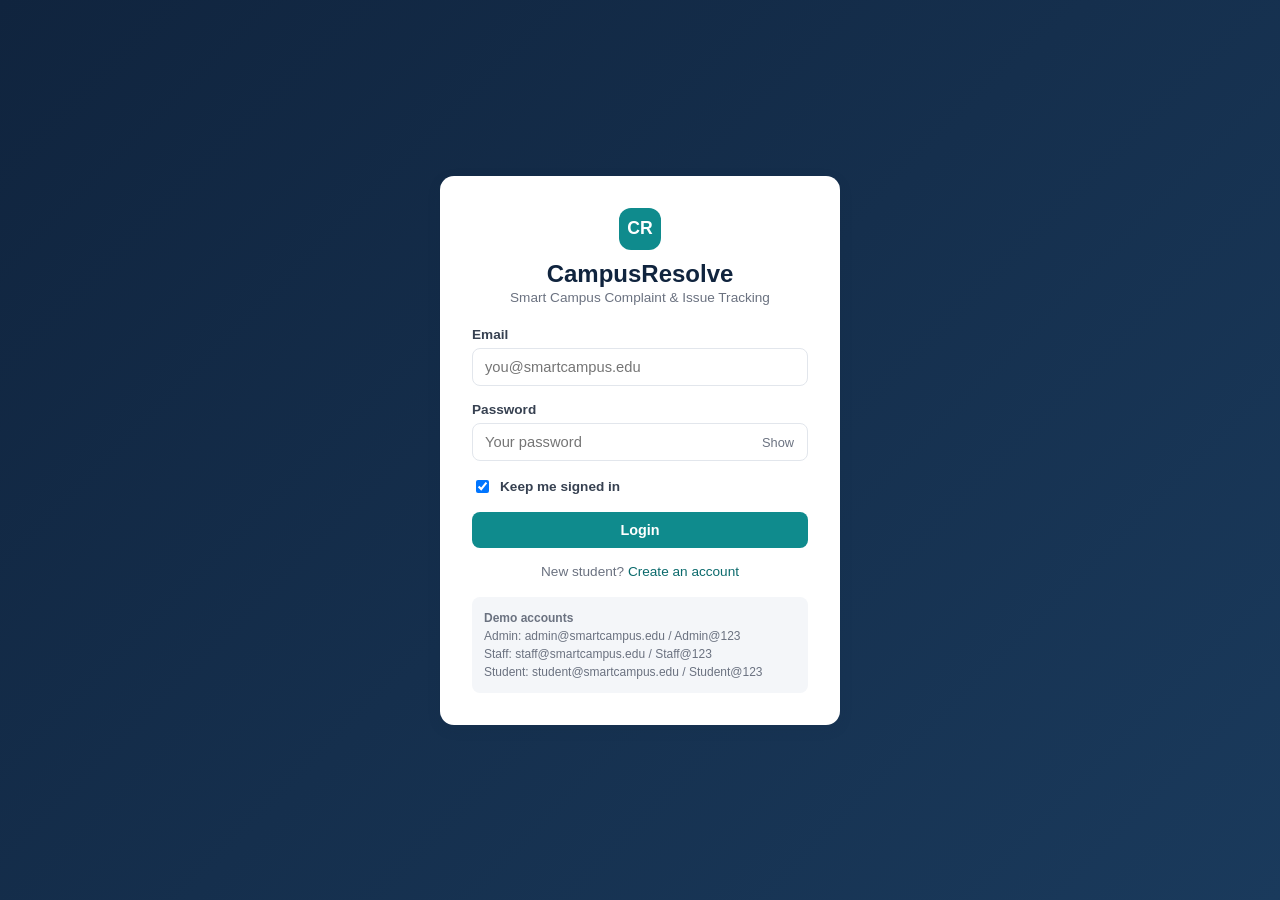
<file: frontend/index.html>
<!DOCTYPE html>
<html lang="en">
<head>
<meta charset="UTF-8" />
<title>CampusResolve</title>
<script src="js/config.js"></script>
<script src="js/api.js"></script>
<script>
  if (Session.isLoggedIn()) {
    window.location.href = "dashboard.html";
  } else {
    window.location.href = "login.html";
  }
</script>
</head>
<body></body>
</html>
</file>
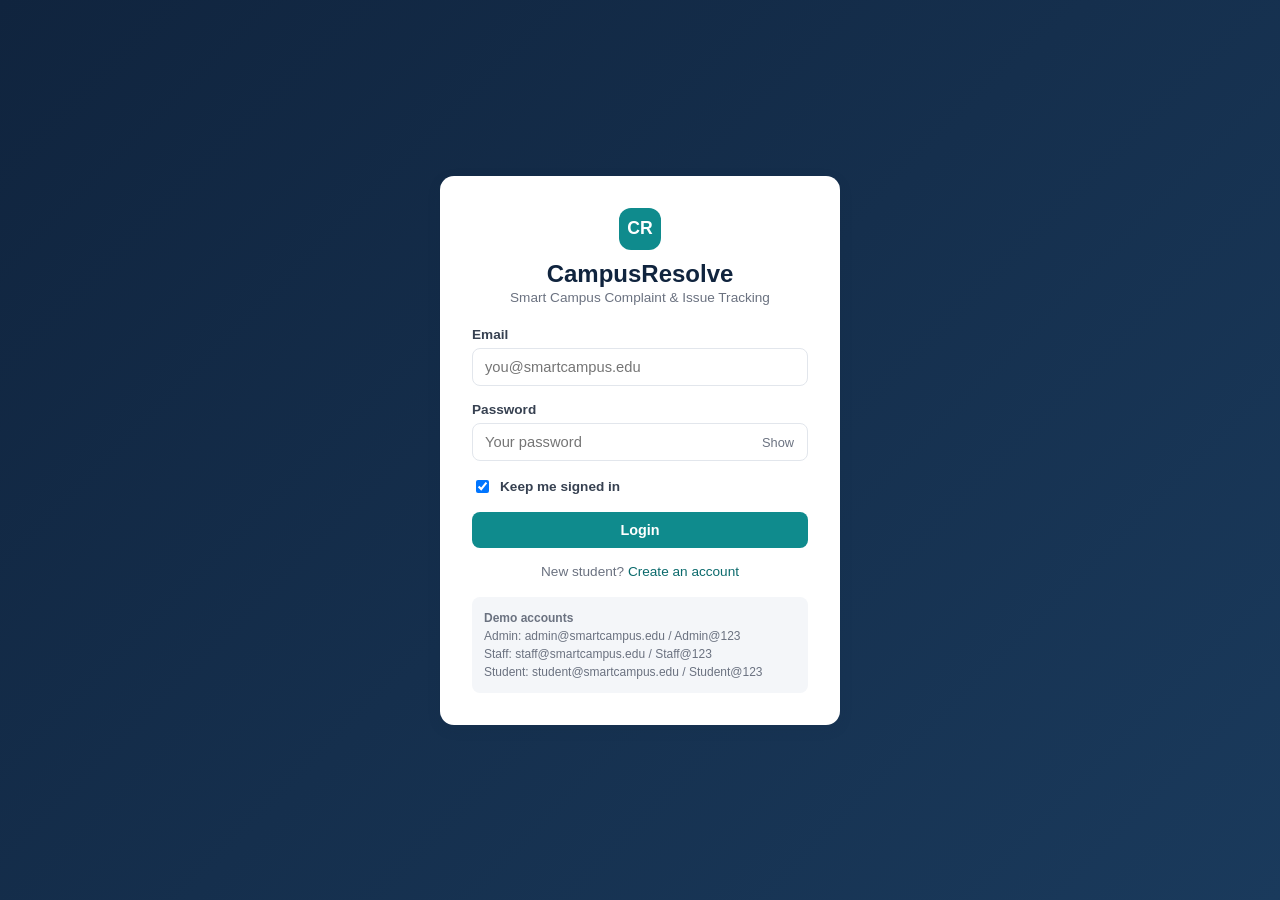
<file: frontend/complaint-details.html>
<!DOCTYPE html>
<html lang="en">
<head>
<meta charset="UTF-8" />
<meta name="viewport" content="width=device-width, initial-scale=1.0" />
<title>Complaint Details · CampusResolve</title>
<link rel="stylesheet" href="css/style.css" />
</head>
<body>
<script src="js/config.js"></script>
<script src="js/api.js"></script>
<script src="js/layout.js"></script>
<script>
  Session.requireAuth();
  const content = renderShell({ title: "Complaint Details", activeHref: Session.role() === "STUDENT" ? "complaints.html" : Session.role() === "STAFF" ? "staff.html" : "admin.html" });

  const params = new URLSearchParams(window.location.search);
  const complaintId = params.get("id");
  if (!complaintId) {
    content.innerHTML = '<div class="error-state">No complaint specified.</div>';
  }

  let staffList = [];

  async function load() {
    content.innerHTML = '<div class="loading-state"><div class="spinner"></div>Loading…</div>';
    try {
      const c = await Api.getComplaint(complaintId);
      render(c);
    } catch (err) {
      content.innerHTML = `<div class="error-state">${escapeHtml(err.message)}</div>`;
    }
  }

  function actionButtons(c) {
    const role = Session.role();
    let html = "";

    if (role === "ADMIN") {
      html += `
        <div class="form-group">
          <label>Assign / Reassign Staff</label>
          <select id="assign-staff">
            <option value="">Select staff…</option>
            ${staffList.map((s) => `<option value="${s.id}" ${s.id === c.assigned_staff_id ? "selected" : ""}>${escapeHtml(s.full_name)}</option>`).join("")}
          </select>
          <button class="btn btn-primary btn-sm" style="margin-top:8px;" id="assign-btn">${c.assigned_staff_id ? "Reassign" : "Assign"}</button>
        </div>`;
    }

    if (role === "STAFF" || role === "ADMIN") {
      if (!["CLOSED"].includes(c.status)) {
        html += `
          <div class="form-group">
            <label>Update Status</label>
            <select id="status-select">
              ${["ASSIGNED", "IN_PROGRESS", "RESOLVED"].map((s) => `<option value="${s}" ${c.status === s ? "selected" : ""}>${statusLabel(s)}</option>`).join("")}
            </select>
          </div>
          <div class="form-group">
            <label>Resolution Note (required when marking Resolved)</label>
            <textarea id="resolution-note" placeholder="Describe how the issue was resolved…">${c.resolution_note || ""}</textarea>
          </div>
          <button class="btn btn-primary btn-sm" id="status-btn">Update Status</button>`;
      }
    }

    if (role === "STUDENT") {
      if (c.status === "RESOLVED") {
        html += `<button class="btn btn-primary btn-sm" id="confirm-btn">✓ Confirm Resolution</button>
                 <button class="btn btn-outline btn-sm" id="reopen-btn" style="margin-left:8px;">Reopen — Issue Persists</button>`;
      } else if (c.status === "CLOSED" && !c.student_confirmed) {
        // closed without confirmation flow edge-case guard (not expected, but safe)
      }
    }
    return html;
  }

  function render(c) {
    content.innerHTML = `
      <div style="display:flex; justify-content:space-between; align-items:flex-start; flex-wrap:wrap; gap:10px;">
        <div>
          <h2 style="margin:0 0 4px;">${escapeHtml(c.title)}</h2>
          <div style="color:var(--text-muted); font-size:0.85rem;">${c.reference_code} · Submitted ${formatDate(c.created_at)}</div>
        </div>
        <div>
          <span class="badge badge-${c.priority}">${c.priority}</span>
          <span class="badge badge-${c.status}">${statusLabel(c.status)}</span>
          ${c.is_overdue ? '<span class="badge badge-overdue">Overdue</span>' : ""}
        </div>
      </div>

      <div class="two-col" style="margin-top:18px;">
        <div>
          <div class="card">
            <div class="section-title" style="margin-top:0;">Description</div>
            <p>${escapeHtml(c.description)}</p>
            <div class="grid grid-2">
              <div><div class="stat-label">Category</div><div>${escapeHtml(c.category_name || "-")}</div></div>
              <div><div class="stat-label">Location</div><div>${escapeHtml(c.location)}</div></div>
              <div><div class="stat-label">Department</div><div>${escapeHtml(c.department_name || "Not yet routed")}</div></div>
              <div><div class="stat-label">Assigned Staff</div><div>${escapeHtml(c.assigned_staff_name || "Unassigned")}</div></div>
              <div><div class="stat-label">Due By (SLA)</div><div>${formatDate(c.due_at)}</div></div>
              <div><div class="stat-label">Submitted By</div><div>${escapeHtml(c.student_name || "-")}</div></div>
            </div>
          </div>

          <div class="card" style="margin-top:16px;">
            <div class="section-title" style="margin-top:0;">Attachments</div>
            <div id="attachments-list">
              ${
                c.attachments.length
                  ? c.attachments
                      .map(
                        (a) => `<div style="padding:6px 0; border-bottom:1px solid var(--border); font-size:0.85rem;">📎 ${escapeHtml(a.file_name)} <span style="color:var(--text-muted);">(${(a.size_bytes / 1024).toFixed(0)} KB, ${a.kind})</span></div>`
                      )
                      .join("")
                  : '<div class="empty-state">No attachments yet.</div>'
              }
            </div>
            <div style="margin-top:10px;">
              <input type="file" id="attach-file" accept=".jpg,.jpeg,.png,.pdf" />
              <button class="btn btn-secondary btn-sm" id="attach-btn" style="margin-top:6px;">Upload Evidence</button>
            </div>
          </div>

          <div class="card" style="margin-top:16px;">
            <div class="section-title" style="margin-top:0;">Comments</div>
            <div id="comments-list">
              ${
                c.comments.length
                  ? c.comments
                      .map(
                        (cm) => `<div class="comment"><div class="c-head">${escapeHtml(cm.author_name || "User")}</div><div class="c-meta">${formatDate(cm.created_at)}</div><div class="c-body">${escapeHtml(cm.message)}</div></div>`
                      )
                      .join("")
                  : '<div class="empty-state">No comments yet.</div>'
              }
            </div>
            <div class="form-group" style="margin-top:12px;">
              <textarea id="comment-input" placeholder="Add a comment…"></textarea>
              <button class="btn btn-secondary btn-sm" id="comment-btn" style="margin-top:6px;">Post Comment</button>
            </div>
          </div>
        </div>

        <div>
          <div class="card">
            <div class="section-title" style="margin-top:0;">Actions</div>
            ${actionButtons(c) || '<div class="empty-state">No actions available.</div>'}
          </div>
          <div class="card" style="margin-top:16px;">
            <div class="section-title" style="margin-top:0;">Status Timeline</div>
            <ul class="timeline">
              ${c.history
                .map(
                  (h) => `<li><div class="t-status">${statusLabel(h.to_status)}</div><div class="t-meta">${formatDate(h.created_at)}${h.changed_by_name ? " · " + escapeHtml(h.changed_by_name) : ""}</div>${h.note ? `<div class="t-note">${escapeHtml(h.note)}</div>` : ""}</li>`
                )
                .join("")}
            </ul>
          </div>
        </div>
      </div>
    `;
    wireActions(c);
  }

  function wireActions(c) {
    const assignBtn = document.getElementById("assign-btn");
    if (assignBtn) {
      assignBtn.addEventListener("click", async () => {
        const staffId = document.getElementById("assign-staff").value;
        if (!staffId) return toast("Select a staff member first", "error");
        try {
          await Api.assignComplaint(c.id, parseInt(staffId, 10));
          toast("Complaint assigned", "success");
          load();
        } catch (err) { toast(err.message, "error"); }
      });
    }

    const statusBtn = document.getElementById("status-btn");
    if (statusBtn) {
      statusBtn.addEventListener("click", async () => {
        const status = document.getElementById("status-select").value;
        const resolution_note = document.getElementById("resolution-note").value.trim();
        if (status === "RESOLVED" && !resolution_note) {
          return toast("Please add a resolution note before marking resolved", "error");
        }
        try {
          await Api.updateStatus(c.id, { status, resolution_note, note: `Status changed to ${statusLabel(status)}` });
          toast("Status updated", "success");
          load();
        } catch (err) { toast(err.message, "error"); }
      });
    }

    const confirmBtn = document.getElementById("confirm-btn");
    if (confirmBtn) {
      confirmBtn.addEventListener("click", async () => {
        try {
          await Api.confirmResolution(c.id);
          toast("Resolution confirmed — complaint closed", "success");
          load();
        } catch (err) { toast(err.message, "error"); }
      });
    }

    const reopenBtn = document.getElementById("reopen-btn");
    if (reopenBtn) {
      reopenBtn.addEventListener("click", async () => {
        const note = prompt("Briefly describe why the issue still persists:") || "Issue still persists";
        try {
          await Api.reopenComplaint(c.id, note);
          toast("Complaint reopened", "success");
          load();
        } catch (err) { toast(err.message, "error"); }
      });
    }

    document.getElementById("comment-btn").addEventListener("click", async () => {
      const input = document.getElementById("comment-input");
      const message = input.value.trim();
      if (!message) return;
      try {
        await Api.addComment(c.id, message);
        input.value = "";
        load();
      } catch (err) { toast(err.message, "error"); }
    });

    document.getElementById("attach-btn").addEventListener("click", async () => {
      const file = document.getElementById("attach-file").files[0];
      if (!file) return toast("Choose a file first", "error");
      const kind = Session.role() === "STUDENT" ? "evidence" : "resolution";
      try {
        await Api.uploadAttachment(c.id, file, kind);
        toast("File uploaded", "success");
        load();
      } catch (err) { toast(err.message, "error"); }
    });
  }

  (async () => {
    if (Session.role() === "ADMIN") {
      try { staffList = await Api.listStaff(); } catch (e) { /* non-fatal */ }
    }
    load();
  })();
</script>
</body>
</html>
</file>
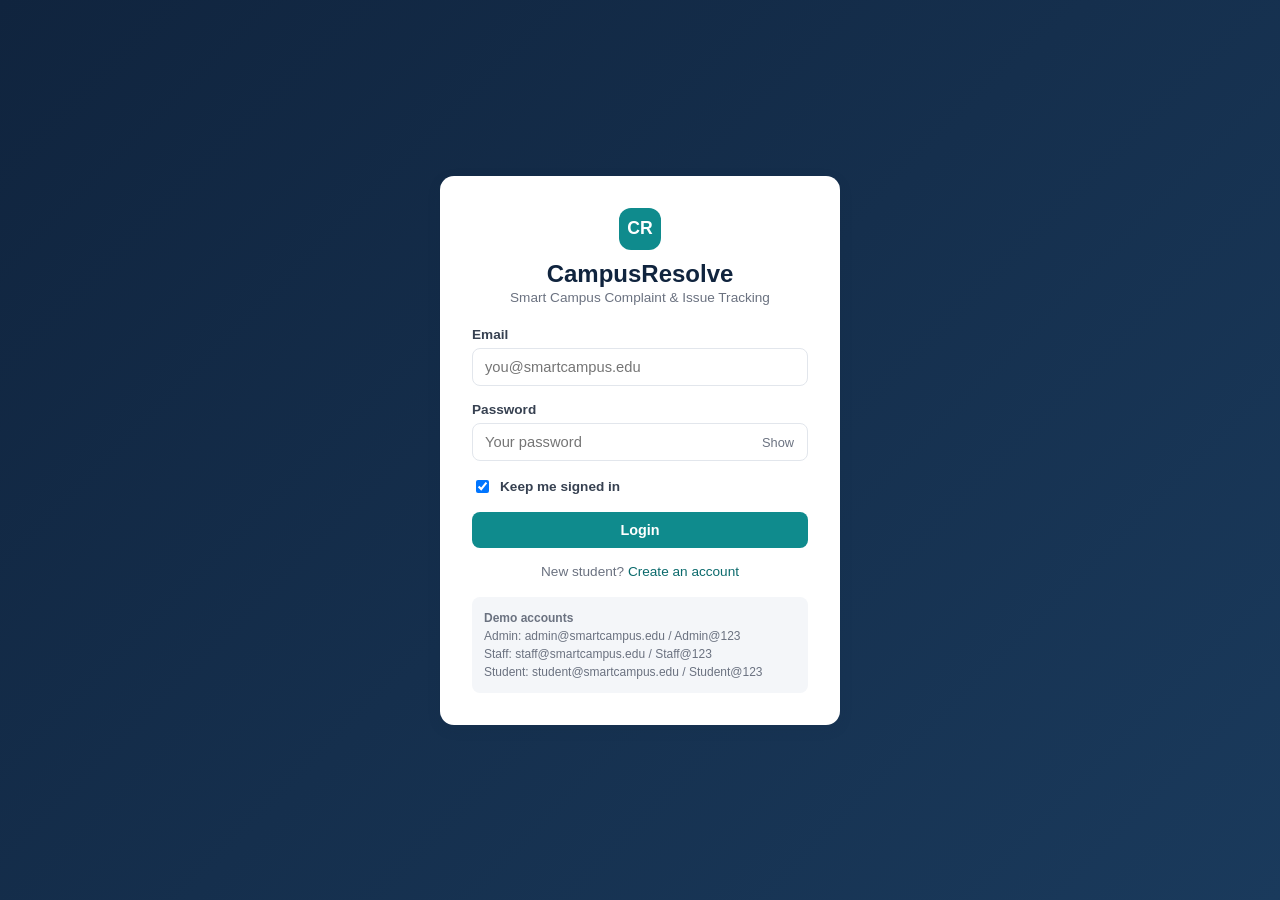
<file: frontend/login.html>
<!DOCTYPE html>
<html lang="en">
<head>
<meta charset="UTF-8" />
<meta name="viewport" content="width=device-width, initial-scale=1.0" />
<title>Login · CampusResolve</title>
<link rel="stylesheet" href="css/style.css" />
</head>
<body>
<div class="auth-page">
  <div class="auth-card">
    <div class="auth-brand">
      <div class="logo-dot">CR</div>
      <h2>CampusResolve</h2>
      <p>Smart Campus Complaint &amp; Issue Tracking</p>
    </div>

    <div id="error-box" class="auth-error" style="display:none;"></div>

    <form id="login-form">
      <div class="form-group">
        <label for="email">Email</label>
        <input type="email" id="email" required placeholder="you@smartcampus.edu" />
      </div>
      <div class="form-group">
        <label for="password">Password</label>
        <div class="password-wrap">
          <input type="password" id="password" required placeholder="Your password" />
          <button type="button" id="toggle-pw">Show</button>
        </div>
      </div>
      <div class="form-group" style="display:flex; align-items:center; gap:8px;">
        <input type="checkbox" id="remember" style="width:auto;" checked />
        <label for="remember" style="margin:0;">Keep me signed in</label>
      </div>
      <button type="submit" class="btn btn-primary btn-block" id="submit-btn">Login</button>
    </form>

    <div class="auth-footer">
      New student? <a href="register.html">Create an account</a>
    </div>

    <div class="demo-creds">
      <strong>Demo accounts</strong><br/>
      Admin: admin@smartcampus.edu / Admin@123<br/>
      Staff: staff@smartcampus.edu / Staff@123<br/>
      Student: student@smartcampus.edu / Student@123
    </div>
  </div>
</div>

<script src="js/config.js"></script>
<script src="js/api.js"></script>
<script>
  document.getElementById("toggle-pw").addEventListener("click", () => {
    const pw = document.getElementById("password");
    const btn = document.getElementById("toggle-pw");
    if (pw.type === "password") { pw.type = "text"; btn.textContent = "Hide"; }
    else { pw.type = "password"; btn.textContent = "Show"; }
  });

  if (Session.isLoggedIn()) window.location.href = "dashboard.html";

  document.getElementById("login-form").addEventListener("submit", async (e) => {
    e.preventDefault();
    const errorBox = document.getElementById("error-box");
    const submitBtn = document.getElementById("submit-btn");
    errorBox.style.display = "none";
    submitBtn.disabled = true;
    submitBtn.textContent = "Logging in…";
    try {
      const email = document.getElementById("email").value.trim();
      const password = document.getElementById("password").value;
      const data = await Api.login({ email, password });
      Session.save(data.access_token, data.role, data.full_name);
      window.location.href = "dashboard.html";
    } catch (err) {
      errorBox.textContent = err.message || "Login failed. Please check your credentials.";
      errorBox.style.display = "block";
    } finally {
      submitBtn.disabled = false;
      submitBtn.textContent = "Login";
    }
  });
</script>
</body>
</html>
</file>
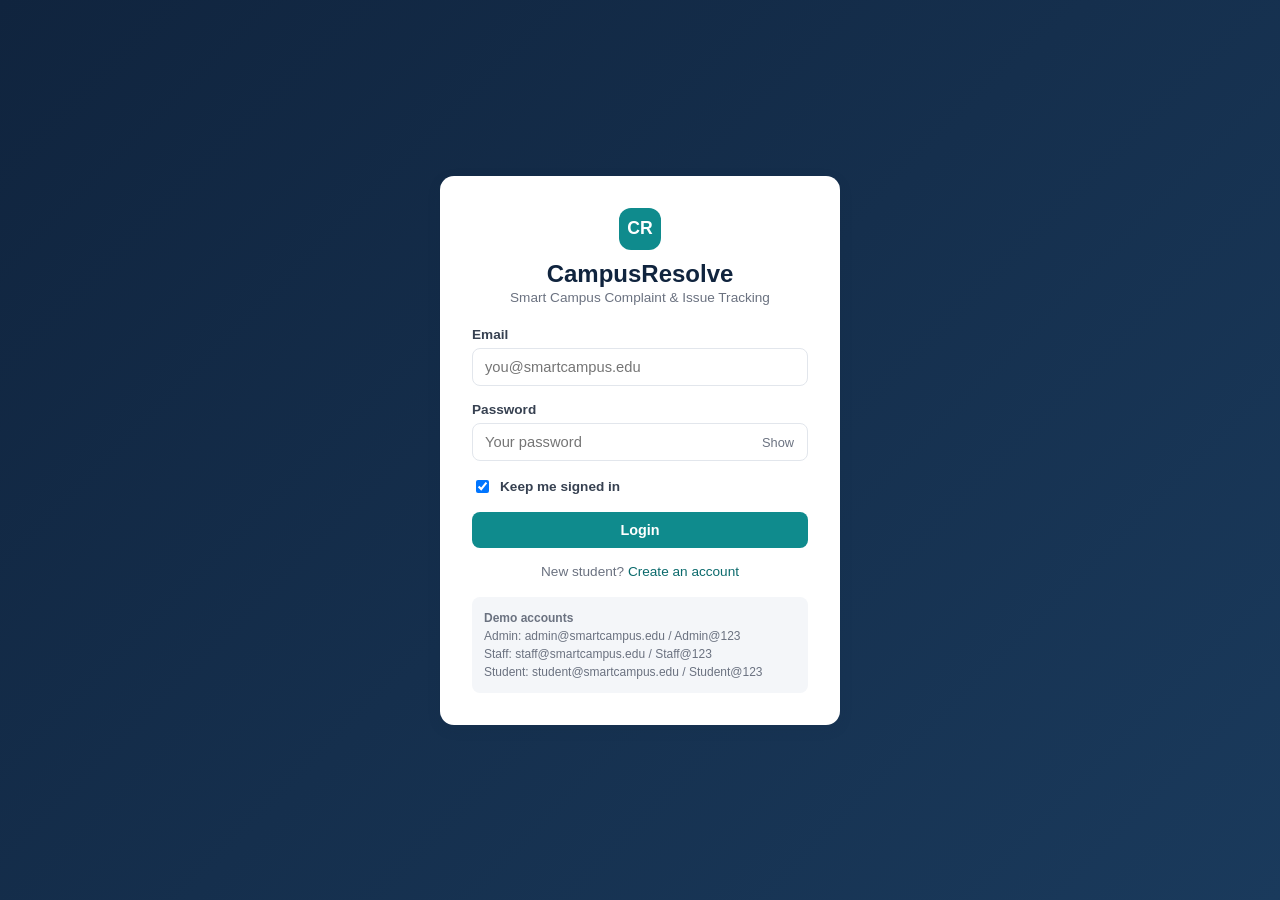
<file: frontend/profile.html>
<!DOCTYPE html>
<html lang="en">
<head>
<meta charset="UTF-8" />
<meta name="viewport" content="width=device-width, initial-scale=1.0" />
<title>Profile · CampusResolve</title>
<link rel="stylesheet" href="css/style.css" />
</head>
<body>
<script src="js/config.js"></script>
<script src="js/api.js"></script>
<script src="js/layout.js"></script>
<script>
  Session.requireAuth();
  const content = renderShell({ title: "My Profile", activeHref: "profile.html" });

  content.innerHTML = `
    <div class="grid grid-2">
      <div class="card">
        <div class="section-title" style="margin-top:0;">Profile Details</div>
        <div id="profile-error" class="auth-error" style="display:none;"></div>
        <div class="form-group"><label>Full Name</label><input id="p-name" /></div>
        <div class="form-group"><label>Email (not editable)</label><input id="p-email" disabled /></div>
        <div class="form-group"><label>Phone</label><input id="p-phone" /></div>
        <button class="btn btn-primary" id="save-profile-btn">Save Changes</button>
      </div>
      <div class="card">
        <div class="section-title" style="margin-top:0;">Change Password</div>
        <div id="password-error" class="auth-error" style="display:none;"></div>
        <div class="form-group"><label>Current Password</label><input id="p-current" type="password" /></div>
        <div class="form-group"><label>New Password</label><input id="p-new" type="password" minlength="6" /></div>
        <button class="btn btn-secondary" id="change-password-btn">Change Password</button>
      </div>
    </div>
  `;

  async function load() {
    try {
      const me = await Api.getProfile();
      document.getElementById("p-name").value = me.full_name;
      document.getElementById("p-email").value = me.email;
      document.getElementById("p-phone").value = me.phone || "";
    } catch (err) {
      document.getElementById("profile-error").textContent = err.message;
      document.getElementById("profile-error").style.display = "block";
    }
  }
  load();

  document.getElementById("save-profile-btn").addEventListener("click", async () => {
    const errBox = document.getElementById("profile-error");
    errBox.style.display = "none";
    try {
      await Api.updateProfile({
        full_name: document.getElementById("p-name").value.trim(),
        phone: document.getElementById("p-phone").value.trim(),
      });
      Session.save(Session.token(), Session.role(), document.getElementById("p-name").value.trim());
      toast("Profile updated", "success");
    } catch (err) {
      errBox.textContent = err.message;
      errBox.style.display = "block";
    }
  });

  document.getElementById("change-password-btn").addEventListener("click", async () => {
    const errBox = document.getElementById("password-error");
    errBox.style.display = "none";
    try {
      await Api.changePassword({
        current_password: document.getElementById("p-current").value,
        new_password: document.getElementById("p-new").value,
      });
      toast("Password changed successfully", "success");
      document.getElementById("p-current").value = "";
      document.getElementById("p-new").value = "";
    } catch (err) {
      errBox.textContent = err.message;
      errBox.style.display = "block";
    }
  });
</script>
</body>
</html>
</file>
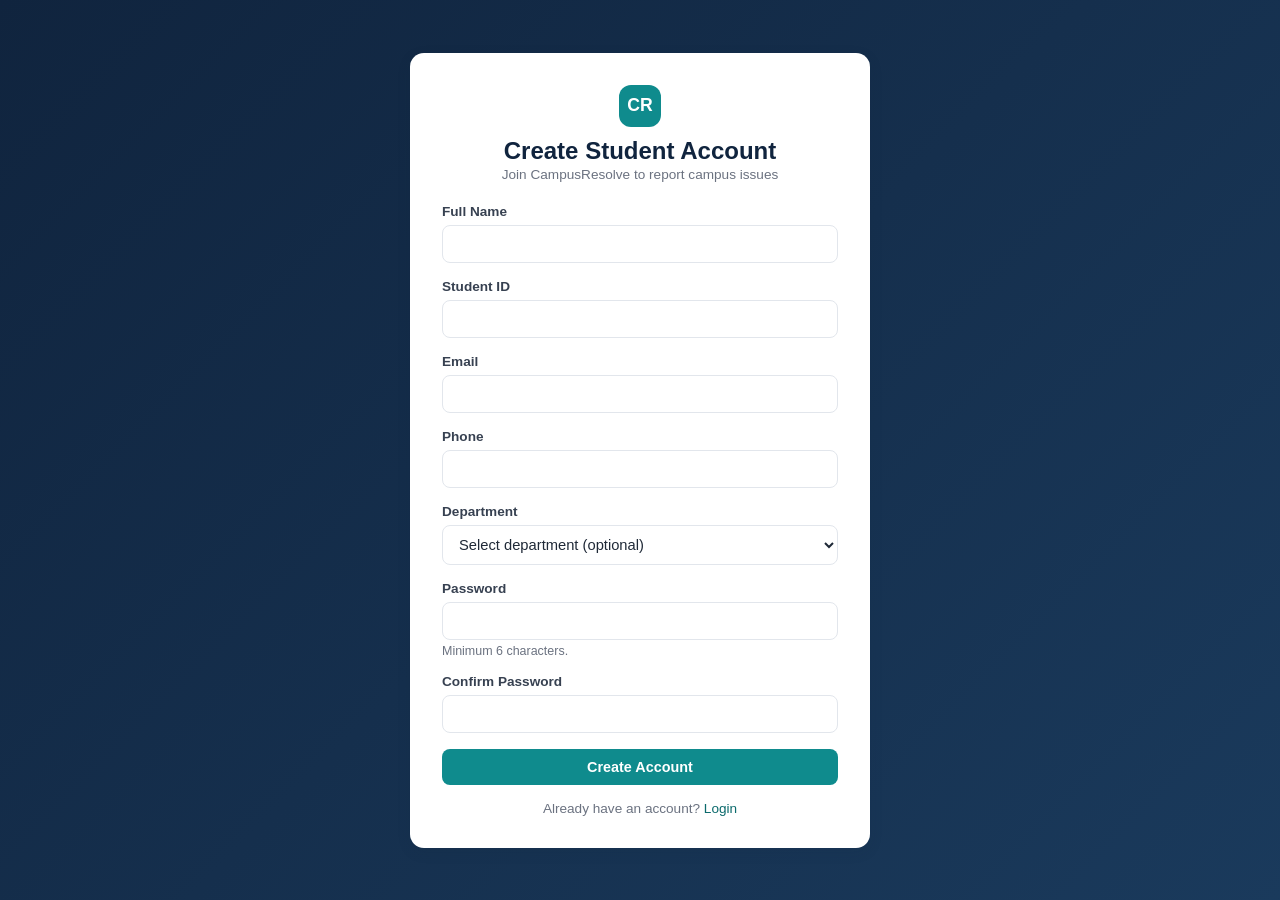
<file: frontend/register.html>
<!DOCTYPE html>
<html lang="en">
<head>
<meta charset="UTF-8" />
<meta name="viewport" content="width=device-width, initial-scale=1.0" />
<title>Register · CampusResolve</title>
<link rel="stylesheet" href="css/style.css" />
</head>
<body>
<div class="auth-page">
  <div class="auth-card" style="max-width:460px;">
    <div class="auth-brand">
      <div class="logo-dot">CR</div>
      <h2>Create Student Account</h2>
      <p>Join CampusResolve to report campus issues</p>
    </div>

    <div id="error-box" class="auth-error" style="display:none;"></div>

    <form id="register-form">
      <div class="form-group">
        <label for="full_name">Full Name</label>
        <input type="text" id="full_name" required />
      </div>
      <div class="form-group">
        <label for="student_id">Student ID</label>
        <input type="text" id="student_id" required />
      </div>
      <div class="form-group">
        <label for="email">Email</label>
        <input type="email" id="email" required />
      </div>
      <div class="form-group">
        <label for="phone">Phone</label>
        <input type="tel" id="phone" />
      </div>
      <div class="form-group">
        <label for="department_id">Department</label>
        <select id="department_id"><option value="">Select department (optional)</option></select>
      </div>
      <div class="form-group">
        <label for="password">Password</label>
        <input type="password" id="password" required minlength="6" />
        <div class="helper-text">Minimum 6 characters.</div>
      </div>
      <div class="form-group">
        <label for="confirm_password">Confirm Password</label>
        <input type="password" id="confirm_password" required minlength="6" />
      </div>
      <button type="submit" class="btn btn-primary btn-block" id="submit-btn">Create Account</button>
    </form>

    <div class="auth-footer">
      Already have an account? <a href="login.html">Login</a>
    </div>
  </div>
</div>

<script src="js/config.js"></script>
<script src="js/api.js"></script>
<script>
  if (Session.isLoggedIn()) window.location.href = "dashboard.html";

  (async () => {
    try {
      // Departments require auth normally, but registration happens pre-auth.
      // We degrade gracefully: if the call fails (401), leave the optional dropdown empty.
      const sel = document.getElementById("department_id");
      const depts = await fetch(`${window.CAMPUS_RESOLVE_API_BASE || "http://localhost:8000"}/api/departments`)
        .then((r) => (r.status === 401 ? [] : r.json()))
        .catch(() => []);
      depts.forEach((d) => {
        const opt = document.createElement("option");
        opt.value = d.id;
        opt.textContent = d.name;
        sel.appendChild(opt);
      });
    } catch (e) { /* non-fatal */ }
  })();

  document.getElementById("register-form").addEventListener("submit", async (e) => {
    e.preventDefault();
    const errorBox = document.getElementById("error-box");
    const submitBtn = document.getElementById("submit-btn");
    errorBox.style.display = "none";

    const password = document.getElementById("password").value;
    const confirm_password = document.getElementById("confirm_password").value;
    if (password !== confirm_password) {
      errorBox.textContent = "Passwords do not match.";
      errorBox.style.display = "block";
      return;
    }

    submitBtn.disabled = true;
    submitBtn.textContent = "Creating account…";
    try {
      const deptVal = document.getElementById("department_id").value;
      const payload = {
        full_name: document.getElementById("full_name").value.trim(),
        student_id: document.getElementById("student_id").value.trim(),
        email: document.getElementById("email").value.trim(),
        phone: document.getElementById("phone").value.trim() || null,
        department_id: deptVal ? parseInt(deptVal, 10) : null,
        password,
        confirm_password,
      };
      const data = await Api.register(payload);
      Session.save(data.access_token, data.role, data.full_name);
      window.location.href = "dashboard.html";
    } catch (err) {
      errorBox.textContent = err.message || "Registration failed.";
      errorBox.style.display = "block";
    } finally {
      submitBtn.disabled = false;
      submitBtn.textContent = "Create Account";
    }
  });
</script>
</body>
</html>
</file>
<file: frontend/css/style.css>
:root {
  --navy: #10243e;
  --navy-light: #1a3a5c;
  --teal: #0f8b8d;
  --teal-dark: #0b6a6c;
  --amber: #e2a33b;
  --red: #d64545;
  --green: #2f9e5b;
  --bg: #f4f6f9;
  --card-bg: #ffffff;
  --border: #e2e6ec;
  --text: #1f2937;
  --text-muted: #6b7280;
  --radius: 10px;
  --shadow: 0 1px 3px rgba(16, 36, 62, 0.08), 0 1px 2px rgba(16, 36, 62, 0.06);
  --shadow-md: 0 4px 14px rgba(16, 36, 62, 0.10);
}

* { box-sizing: border-box; }

body {
  margin: 0;
  font-family: -apple-system, BlinkMacSystemFont, "Segoe UI", Roboto, Helvetica, Arial, sans-serif;
  background: var(--bg);
  color: var(--text);
  -webkit-font-smoothing: antialiased;
}

a { color: var(--teal-dark); text-decoration: none; }
a:hover { text-decoration: underline; }

/* ---------- Layout shell ---------- */
.app-shell { display: flex; min-height: 100vh; }

.sidebar {
  width: 230px;
  background: var(--navy);
  color: #dfe8f5;
  display: flex;
  flex-direction: column;
  flex-shrink: 0;
}
.sidebar .brand {
  display: flex; align-items: center; gap: 10px;
  padding: 20px 18px; font-weight: 700; font-size: 1.05rem;
  border-bottom: 1px solid rgba(255,255,255,0.08);
}
.sidebar .brand .dot { width: 10px; height: 10px; border-radius: 50%; background: var(--teal); }
.sidebar nav { flex: 1; padding: 12px 8px; display: flex; flex-direction: column; gap: 2px; }
.sidebar nav a {
  color: #c9d6e8; text-decoration: none; padding: 10px 12px; border-radius: 8px;
  font-size: 0.92rem; display: flex; align-items: center; gap: 10px;
}
.sidebar nav a:hover { background: var(--navy-light); color: #fff; }
.sidebar nav a.active { background: var(--teal); color: #fff; font-weight: 600; }
.sidebar .sidebar-footer { padding: 14px; font-size: 0.78rem; color: #8ea3c0; border-top: 1px solid rgba(255,255,255,0.08); }

.main-area { flex: 1; min-width: 0; display: flex; flex-direction: column; }

.topbar {
  height: 60px; background: #fff; border-bottom: 1px solid var(--border);
  display: flex; align-items: center; justify-content: space-between;
  padding: 0 22px; position: sticky; top: 0; z-index: 20;
}
.topbar h1 { font-size: 1.05rem; margin: 0; font-weight: 600; }
.topbar-right { display: flex; align-items: center; gap: 16px; }

.content { padding: 22px; flex: 1; }

/* ---------- Cards / grid ---------- */
.grid { display: grid; gap: 16px; }
.grid-4 { grid-template-columns: repeat(4, 1fr); }
.grid-3 { grid-template-columns: repeat(3, 1fr); }
.grid-2 { grid-template-columns: repeat(2, 1fr); }
@media (max-width: 1000px) { .grid-4, .grid-3 { grid-template-columns: repeat(2, 1fr); } }
@media (max-width: 640px) { .grid-4, .grid-3, .grid-2 { grid-template-columns: 1fr; } }

.card {
  background: var(--card-bg); border: 1px solid var(--border); border-radius: var(--radius);
  padding: 18px; box-shadow: var(--shadow);
}
.stat-card { display: flex; flex-direction: column; gap: 6px; }
.stat-card .stat-label { font-size: 0.8rem; color: var(--text-muted); font-weight: 600; text-transform: uppercase; letter-spacing: .03em;}
.stat-card .stat-value { font-size: 1.9rem; font-weight: 700; color: var(--navy); }
.stat-card.accent-teal .stat-value { color: var(--teal-dark); }
.stat-card.accent-amber .stat-value { color: var(--amber); }
.stat-card.accent-red .stat-value { color: var(--red); }
.stat-card.accent-green .stat-value { color: var(--green); }

.section-title { font-size: 1rem; font-weight: 700; margin: 26px 0 12px; color: var(--navy); }

/* ---------- Forms ---------- */
.form-group { margin-bottom: 16px; }
label { display: block; font-size: 0.85rem; font-weight: 600; margin-bottom: 6px; color: #374151; }
input, select, textarea {
  width: 100%; padding: 10px 12px; border: 1px solid var(--border); border-radius: 8px;
  font-size: 0.92rem; font-family: inherit; background: #fff; color: var(--text);
}
input:focus, select:focus, textarea:focus { outline: 2px solid var(--teal); outline-offset: 1px; border-color: var(--teal); }
textarea { resize: vertical; min-height: 90px; }
.field-error { color: var(--red); font-size: 0.8rem; margin-top: 4px; }
.password-wrap { position: relative; }
.password-wrap button { position: absolute; right: 8px; top: 50%; transform: translateY(-50%); background: none; border: none; cursor: pointer; color: var(--text-muted); font-size: 0.8rem; padding: 4px 6px;}

/* ---------- Buttons ---------- */
.btn {
  display: inline-flex; align-items: center; justify-content: center; gap: 6px;
  padding: 10px 16px; border-radius: 8px; border: none; cursor: pointer;
  font-size: 0.9rem; font-weight: 600; transition: opacity .15s;
}
.btn:hover { opacity: 0.9; }
.btn:disabled { opacity: 0.55; cursor: not-allowed; }
.btn-primary { background: var(--teal); color: #fff; }
.btn-secondary { background: #eef1f5; color: var(--navy); }
.btn-danger { background: var(--red); color: #fff; }
.btn-outline { background: transparent; border: 1px solid var(--border); color: var(--text); }
.btn-block { width: 100%; }
.btn-sm { padding: 6px 10px; font-size: 0.8rem; }

/* ---------- Badges ---------- */
.badge { display: inline-block; padding: 3px 10px; border-radius: 999px; font-size: 0.74rem; font-weight: 700; letter-spacing: .02em; text-transform: uppercase; }
.badge-SUBMITTED { background: #e6ecf5; color: #35496b; }
.badge-ASSIGNED { background: #e2ecff; color: #2952a3; }
.badge-IN_PROGRESS { background: #fff1d6; color: #91650b; }
.badge-RESOLVED { background: #dff5e6; color: #1e7d45; }
.badge-CLOSED { background: #e6e6e6; color: #444; }
.badge-REOPENED { background: #fde2e2; color: #a52d2d; }

.badge-LOW { background: #e6ecf5; color: #35496b; }
.badge-MEDIUM { background: #fff1d6; color: #91650b; }
.badge-HIGH { background: #ffe2d1; color: #b5480c; }
.badge-CRITICAL { background: #fde2e2; color: #a52d2d; }

.badge-overdue { background: var(--red); color: #fff; }

/* ---------- Table ---------- */
table { width: 100%; border-collapse: collapse; font-size: 0.88rem; }
th, td { text-align: left; padding: 10px 12px; border-bottom: 1px solid var(--border); }
th { color: var(--text-muted); font-weight: 600; font-size: 0.76rem; text-transform: uppercase; letter-spacing: .03em; }
tr.clickable { cursor: pointer; }
tr.clickable:hover { background: #f8fafc; }
.table-wrap { overflow-x: auto; }

/* ---------- Toolbar / filters ---------- */
.toolbar { display: flex; gap: 10px; flex-wrap: wrap; align-items: center; margin-bottom: 16px; }
.toolbar input, .toolbar select { width: auto; min-width: 140px; }
.toolbar .spacer { flex: 1; }

/* ---------- States ---------- */
.empty-state, .loading-state, .error-state {
  text-align: center; padding: 40px 20px; color: var(--text-muted);
}
.error-state { color: var(--red); }
.spinner {
  width: 26px; height: 26px; border: 3px solid #d8e2ee; border-top-color: var(--teal);
  border-radius: 50%; margin: 0 auto 10px; animation: spin 0.8s linear infinite;
}
@keyframes spin { to { transform: rotate(360deg); } }

/* ---------- Toasts ---------- */
#toast-container { position: fixed; top: 18px; right: 18px; z-index: 1000; display: flex; flex-direction: column; gap: 8px; }
.toast {
  background: var(--navy); color: #fff; padding: 12px 16px; border-radius: 8px;
  box-shadow: var(--shadow-md); font-size: 0.87rem; min-width: 220px; animation: slidein .2s ease-out;
}
.toast.success { background: var(--green); }
.toast.error { background: var(--red); }
.toast.info { background: var(--navy); }
@keyframes slidein { from { transform: translateX(30px); opacity: 0; } to { transform: translateX(0); opacity: 1; } }

/* ---------- Modal ---------- */
.modal-overlay {
  position: fixed; inset: 0; background: rgba(16,36,62,0.45); display: flex;
  align-items: center; justify-content: center; z-index: 500; padding: 20px;
}
.modal { background: #fff; border-radius: var(--radius); width: 100%; max-width: 480px; box-shadow: var(--shadow-md); max-height: 90vh; overflow-y: auto; }
.modal-header { padding: 16px 20px; border-bottom: 1px solid var(--border); display: flex; justify-content: space-between; align-items: center; }
.modal-header h3 { margin: 0; font-size: 1rem; }
.modal-body { padding: 20px; }
.modal-footer { padding: 14px 20px; border-top: 1px solid var(--border); display: flex; justify-content: flex-end; gap: 10px; }
.modal-close { background: none; border: none; font-size: 1.2rem; cursor: pointer; color: var(--text-muted); }

/* ---------- Timeline ---------- */
.timeline { list-style: none; padding: 0; margin: 0; }
.timeline li { padding: 10px 0 10px 22px; border-left: 2px solid var(--border); position: relative; margin-left: 6px; }
.timeline li::before { content: ''; position: absolute; left: -7px; top: 14px; width: 12px; height: 12px; border-radius: 50%; background: var(--teal); }
.timeline li:last-child { border-left-color: transparent; }
.timeline .t-status { font-weight: 700; font-size: 0.85rem; }
.timeline .t-meta { font-size: 0.76rem; color: var(--text-muted); margin-top: 2px; }
.timeline .t-note { font-size: 0.83rem; margin-top: 4px; color: #374151; }

/* ---------- Auth pages ---------- */
.auth-page { min-height: 100vh; display: flex; align-items: center; justify-content: center; background: linear-gradient(135deg, var(--navy), var(--navy-light)); padding: 20px; }
.auth-card { background: #fff; border-radius: 14px; width: 100%; max-width: 400px; padding: 32px; box-shadow: var(--shadow-md); }
.auth-brand { text-align: center; margin-bottom: 22px; }
.auth-brand .logo-dot { width: 42px; height: 42px; border-radius: 12px; background: var(--teal); display: flex; align-items: center; justify-content: center; margin: 0 auto 10px; color: #fff; font-weight: 800; font-size: 1.1rem; }
.auth-brand h2 { margin: 0 0 2px; color: var(--navy); }
.auth-brand p { margin: 0; color: var(--text-muted); font-size: 0.85rem; }
.auth-footer { text-align: center; margin-top: 16px; font-size: 0.85rem; color: var(--text-muted); }
.auth-error { background: #fde2e2; color: #a52d2d; padding: 10px 12px; border-radius: 8px; font-size: 0.85rem; margin-bottom: 14px; }
.demo-creds { margin-top: 18px; padding: 12px; background: #f4f6f9; border-radius: 8px; font-size: 0.75rem; color: var(--text-muted); line-height: 1.5; }

/* ---------- Comments ---------- */
.comment { padding: 10px 0; border-bottom: 1px solid var(--border); }
.comment .c-head { font-size: 0.8rem; font-weight: 700; color: var(--navy); }
.comment .c-meta { font-size: 0.72rem; color: var(--text-muted); }
.comment .c-body { font-size: 0.87rem; margin-top: 4px; }

.notif-item { padding: 12px 14px; border-bottom: 1px solid var(--border); font-size: 0.85rem; cursor: pointer; }
.notif-item.unread { background: #eef7f7; }
.notif-item .n-title { font-weight: 700; margin-bottom: 2px; }
.notif-item .n-meta { font-size: 0.72rem; color: var(--text-muted); margin-top: 3px; }

.icon-btn { background: none; border: none; cursor: pointer; color: var(--text); font-size: 1.1rem; position: relative; }
.notif-dot { position: absolute; top: -2px; right: -2px; background: var(--red); color: #fff; font-size: 0.6rem; border-radius: 999px; padding: 1px 5px; }

.helper-text { font-size: 0.78rem; color: var(--text-muted); margin-top: 4px; }
.two-col { display: grid; grid-template-columns: 1.6fr 1fr; gap: 18px; }
@media (max-width: 900px) { .two-col { grid-template-columns: 1fr; } }
</file>
